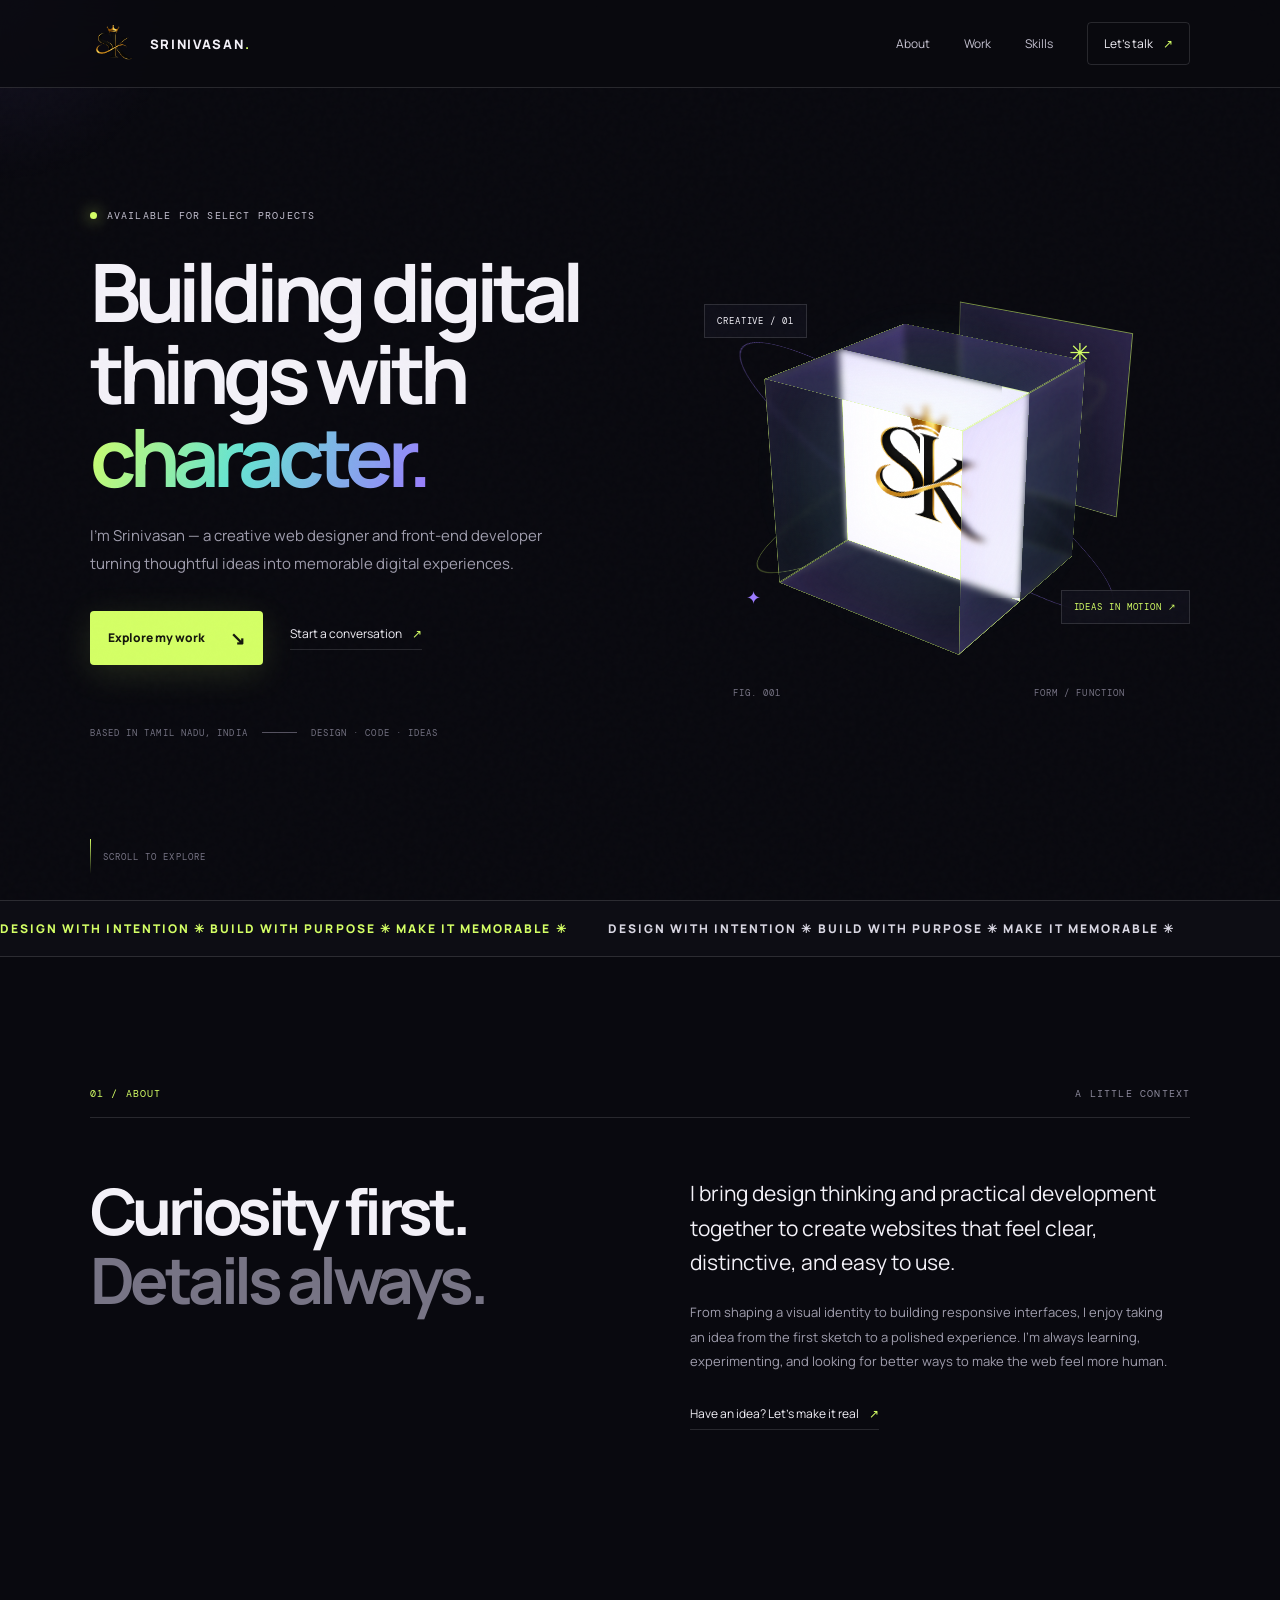
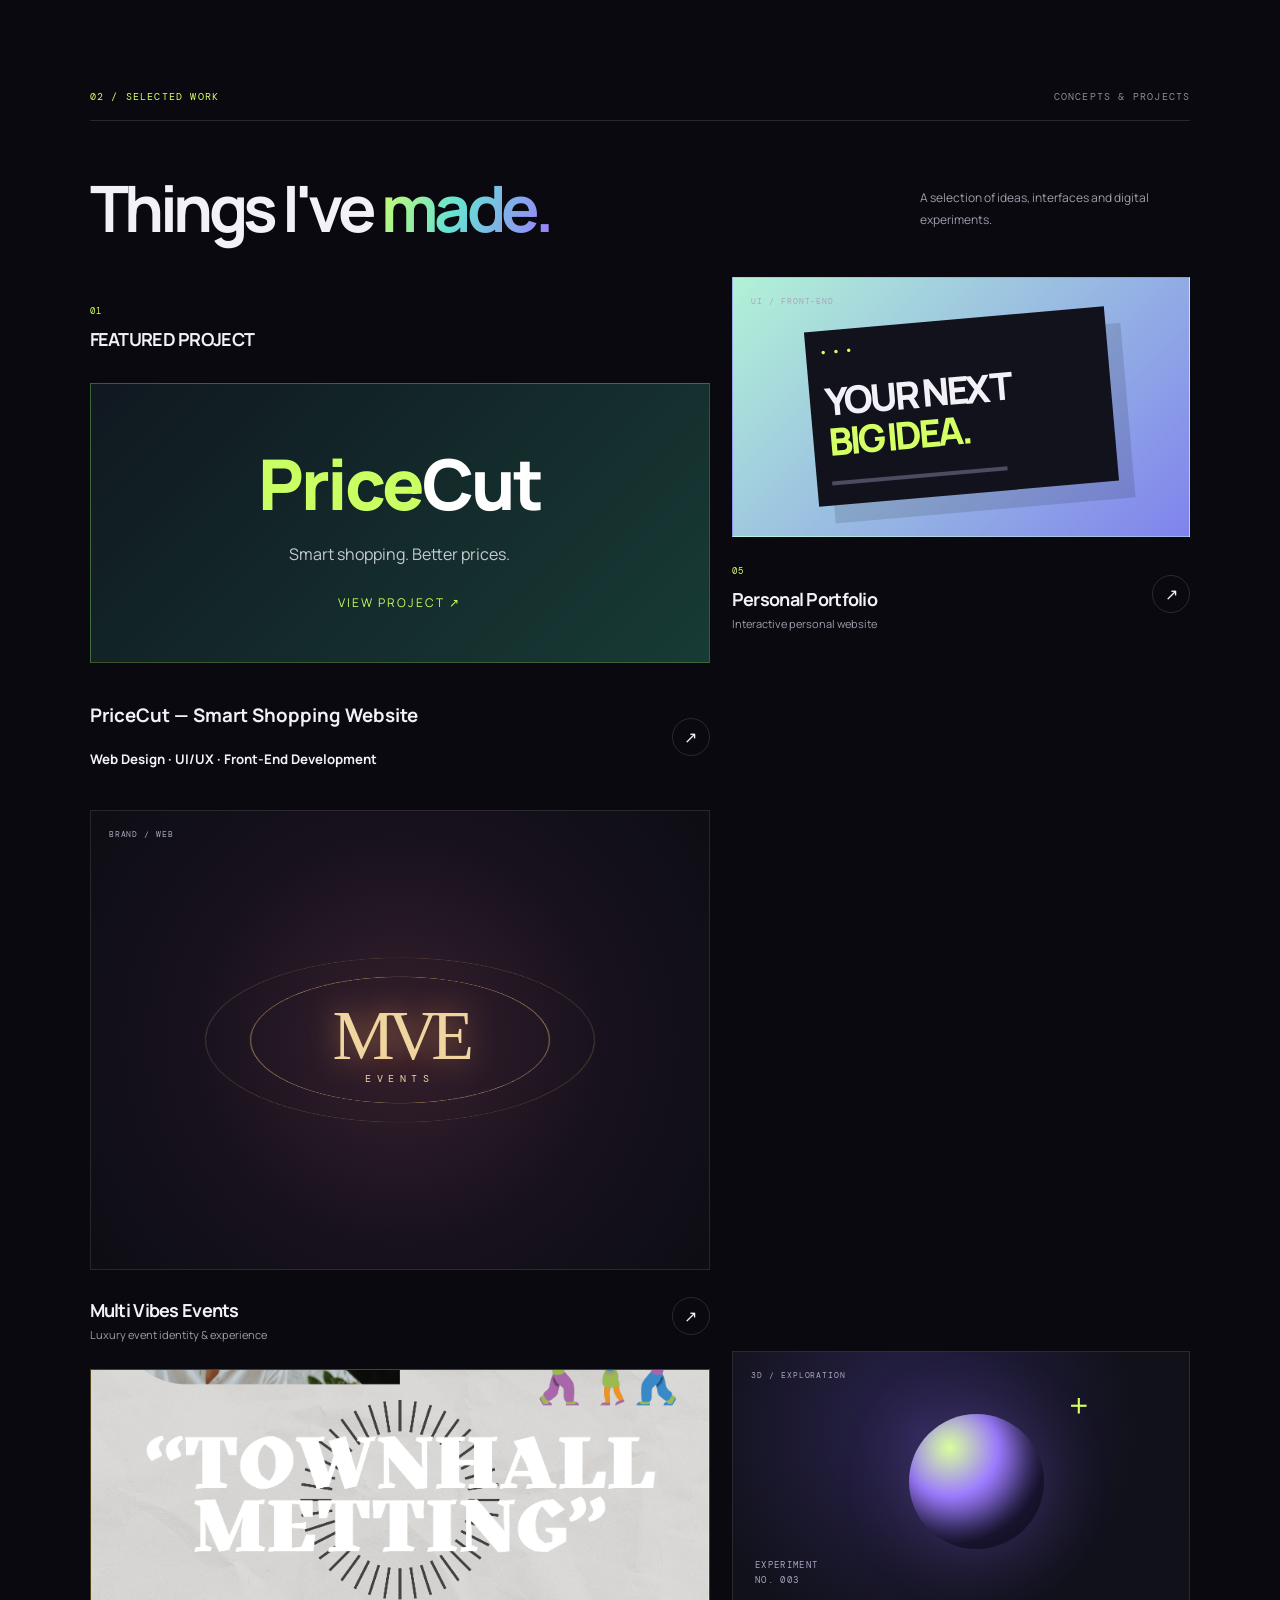
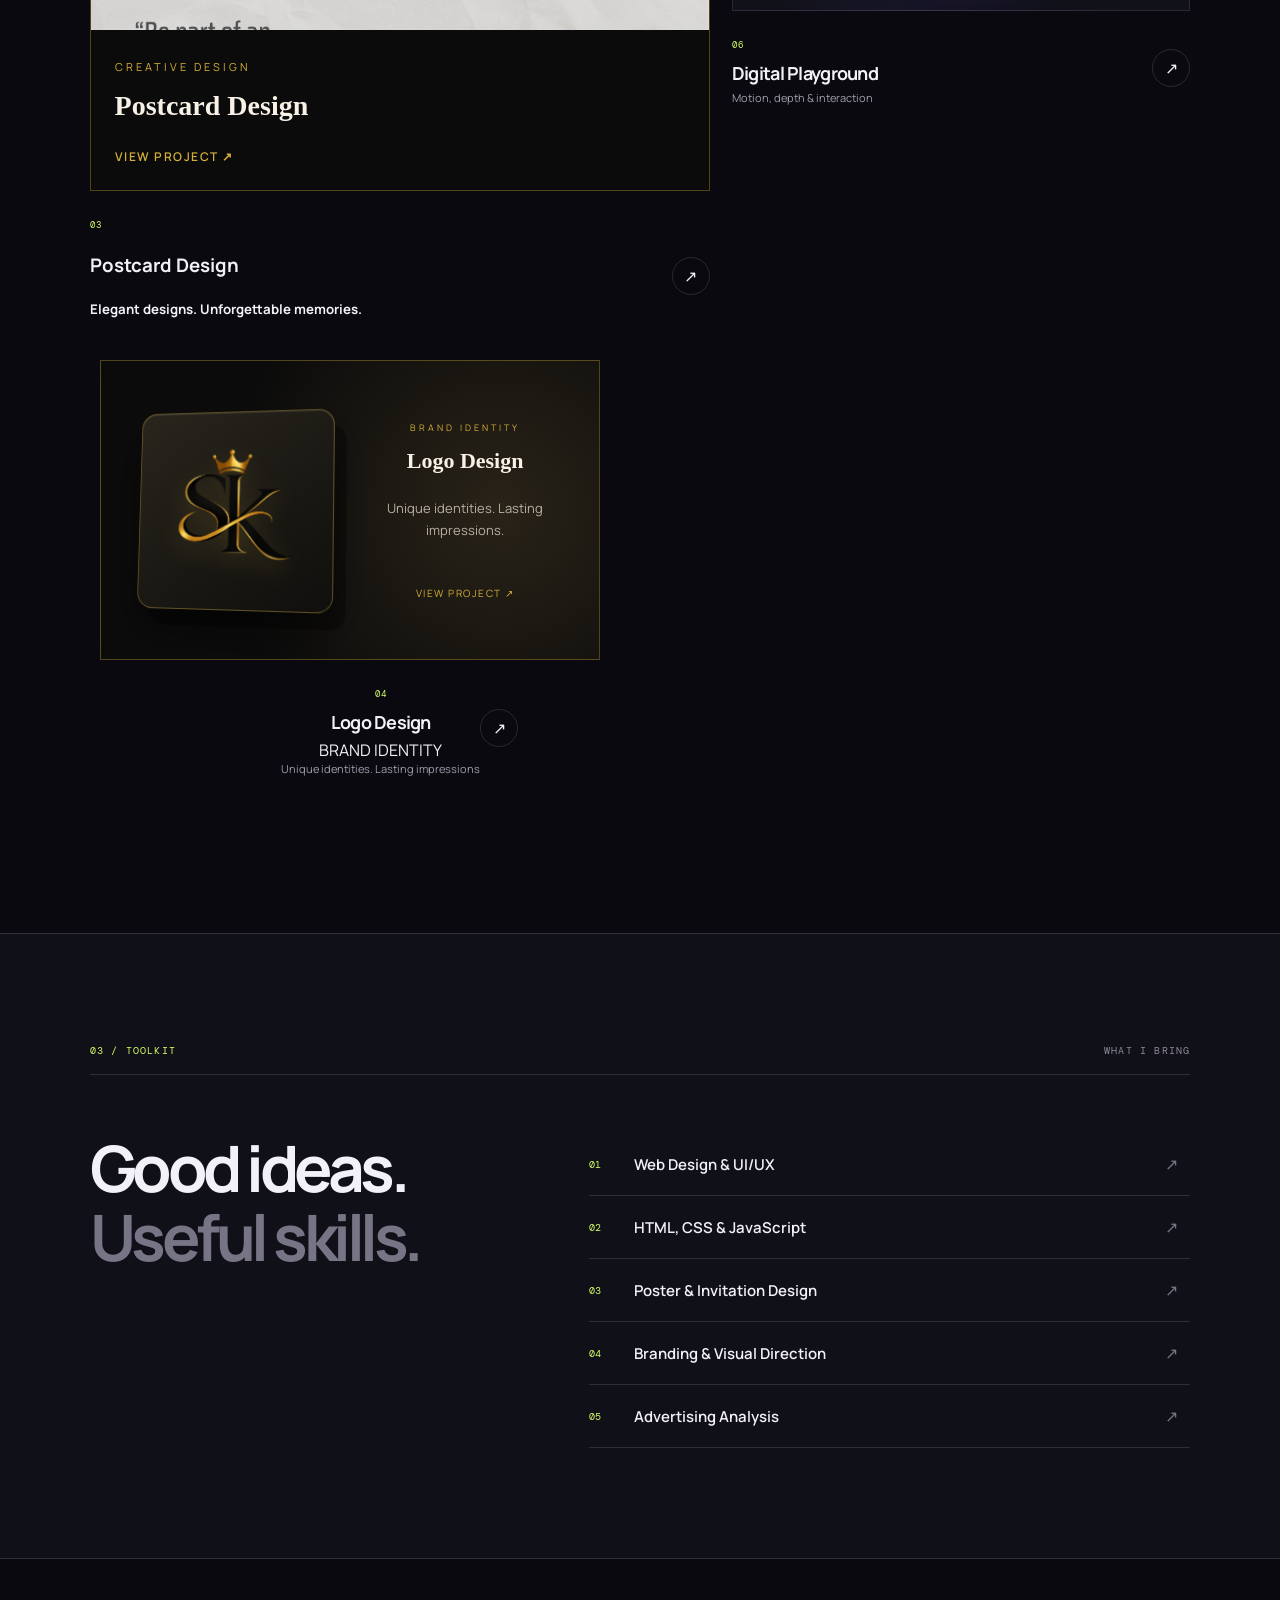
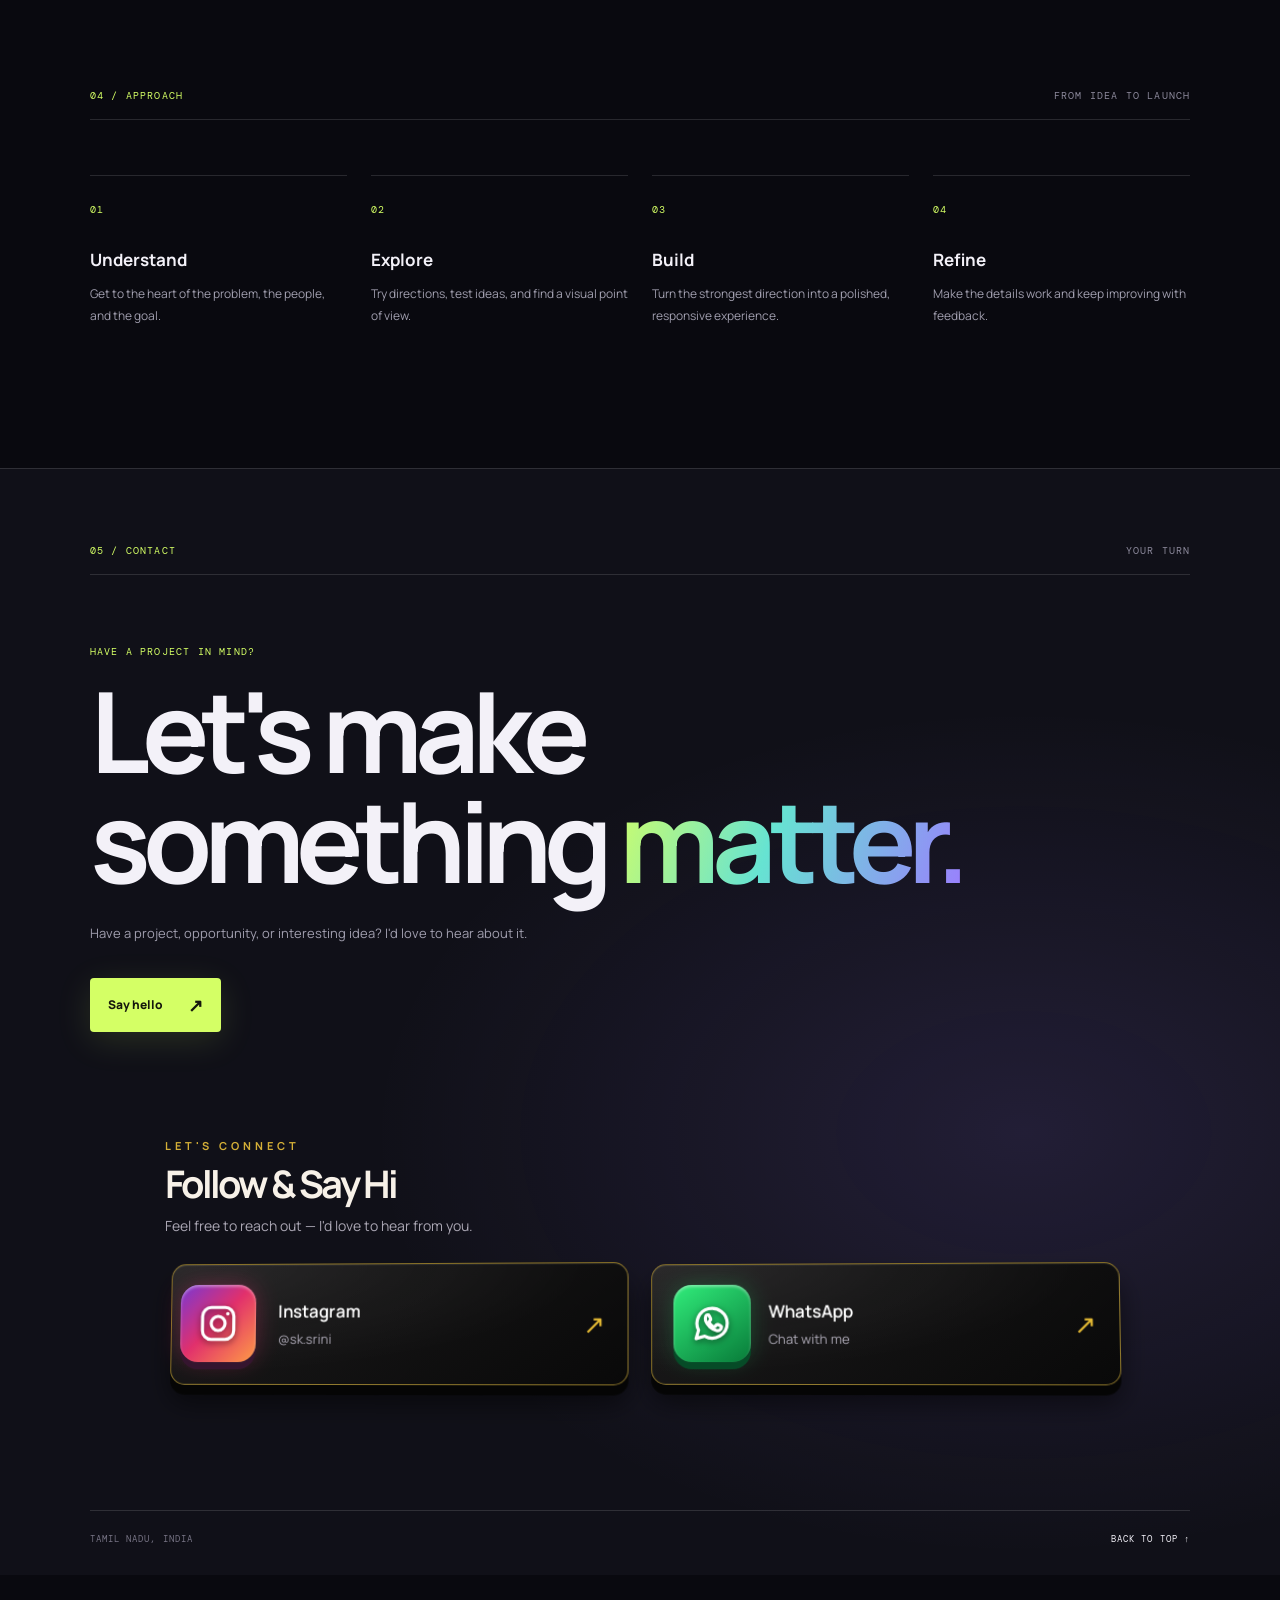
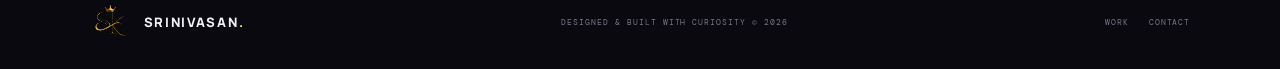
<file: Porfolio/index.html>
<!DOCTYPE html>
<html lang="en">
<head>
  <meta charset="UTF-8">
  <meta name="viewport" content="width=device-width, initial-scale=1.0">
  <meta name="theme-color" content="#09090f">
  <meta name="description" content="Srinivasan — creative developer, web designer and freelancer.">
  <title>Srinivasan — Creative Developer</title>
  <link rel="preconnect" href="https://fonts.googleapis.com">
  <link rel="preconnect" href="https://fonts.gstatic.com" crossorigin>
  <link href="https://fonts.googleapis.com/css2?family=DM+Mono:wght@400;500&family=Manrope:wght@400;500;600;700;800&display=swap" rel="stylesheet">
  <link rel="stylesheet" href="assets/css/main.css">
</head>
<body>
  <div class="cursor-glow" aria-hidden="true"></div>
  <div class="noise" aria-hidden="true"></div>
  <header class="site-header">
    <a class="brand" href="#home" aria-label="Srinivasan home">
      <img class="brand-logo" src="assets/img/sk-logo.png" alt="SK logo"><span class="brand-name">SRINIVASAN<span class="brand-dot">.</span></span>
    </a>
    <button class="menu-toggle" aria-label="Open navigation" aria-expanded="false"><span></span><span></span></button>
    <nav class="nav-links" aria-label="Main navigation">
      <a href="#about">About</a><a href="#work">Work</a><a href="#skills">Skills</a><a href="#contact" class="nav-contact">Let's talk <span>↗</span></a>
    </nav>
  </header>

  <main>
    <section class="hero section-shell" id="home">
      <div class="hero-copy">
        <div class="eyebrow"><span class="status-dot"></span> AVAILABLE FOR SELECT PROJECTS</div>
        <h1>Building digital<br>things with <span class="gradient-text">character.</span></h1>
        <p class="hero-intro">I'm Srinivasan — a creative web designer and front-end developer turning thoughtful ideas into memorable digital experiences.</p>
        <div class="hero-actions">
          <a class="button button-primary" href="#work">Explore my work <span>↘</span></a>
          <a class="text-link" href="#contact">Start a conversation <span>↗</span></a>
        </div>
        <div class="hero-meta"><span>BASED IN TAMIL NADU, INDIA</span><span class="meta-line"></span><span>DESIGN · CODE · IDEAS</span></div>
      </div>
      <div class="hero-art" aria-label="Abstract 3D artwork">
        <div class="art-orbit orbit-one"></div><div class="art-orbit orbit-two"></div>
        <div class="art-glow"></div>
        <div class="glass-cube"><div class="cube-face front"><img src="assets/img/sk-logo.png" alt="SK monogram logo" class="cube-logo"></div><div class="cube-face back"></div><div class="cube-face right"></div><div class="cube-face left"></div><div class="cube-face top"></div><div class="cube-face bottom"></div></div>
        <div class="floating-chip chip-a">CREATIVE / 01</div><div class="floating-chip chip-b">IDEAS IN MOTION ↗</div>
        <div class="mini-star star-a">✳</div><div class="mini-star star-b">✦</div>
        <div class="art-caption"><span>FIG. 001</span><span>FORM / FUNCTION</span></div>
      </div>
      <a class="scroll-cue" href="#about"><span class="scroll-line"></span> SCROLL TO EXPLORE</a>
    </section>

    <section class="intro-strip">
      <div class="marquee-track"><span>DESIGN WITH INTENTION ✳ BUILD WITH PURPOSE ✳ MAKE IT MEMORABLE ✳ </span><span>DESIGN WITH INTENTION ✳ BUILD WITH PURPOSE ✳ MAKE IT MEMORABLE ✳ </span></div>
    </section>

    <section class="section-shell about-section" id="about">
      <div class="section-kicker"><span>01 / ABOUT</span><span>A LITTLE CONTEXT</span></div>
      <div class="about-grid">
        <h2>Curiosity first.<br><span class="muted-text">Details always.</span></h2>
        <div class="about-content"><p class="large-copy">I bring design thinking and practical development together to create websites that feel clear, distinctive, and easy to use.</p><p>From shaping a visual identity to building responsive interfaces, I enjoy taking an idea from the first sketch to a polished experience. I'm always learning, experimenting, and looking for better ways to make the web feel more human.</p><a class="underlined-link" href="#contact">Have an idea? Let's make it real <span>↗</span></a></div>
      </div>
    </section>

    <section class="section-shell work-section" id="work">
      <div class="section-kicker"><span>02 / SELECTED WORK</span><span>CONCEPTS & PROJECTS</span></div>
      <div class="section-heading-row"><h2>Things I've <span class="gradient-text">made.</span></h2><p>A selection of ideas, interfaces and digital experiments.</p></div>
      <div class="project-grid">
        <article class="project-card project-large tilt-card">
            <!-- PRICECUT PROJECT -->
<a href="pricecut/index.html" class="work-card pricecut-card">
    <div class="project-info"><div><span class="project-number">01</span><h3>FEATURED PROJECT</h3></div></div>
          </a>
    <div class="work-number"></div>

    <div class="work-preview pricecut-preview">
        <span class="pricecut-logo">Price<span>Cut</span></span>
        <p>Smart shopping. Better prices.</p>
        
<a href="./works/index.html" target="_blank" rel="noopener noreferrer"><span class="view-project">VIEW PROJECT ↗ </span>
    
</a>

    </div>

    <div class="work-info">
        <div>
            <h3>PriceCut — Smart Shopping Website</h3>
           <h5>Web Design · UI/UX · Front-End Development </h5>
        </div>
       <a href="./works/index.html" target="_blank" rel="noopener noreferrer"> <span class="round-arrow">↗</span></a>
    </div>
</a>
          <a href="#contact" class="project-link" aria-label="Discuss the MVE Events project">
            <div class="project-visual visual-event"><div class="event-ring ring-1"></div><div class="event-ring ring-2"></div><div class="event-type">MVE<span>EVENTS</span></div><span class="visual-tag">BRAND / WEB</span></div>
            <div class="project-info"><div><span class="project-number"></span><h3>Multi Vibes Events</h3><p>Luxury event identity & experience</p></div><span class="round-arrow">↗</span></div>
          </a>
          
<div class="project-card">
<div class="project-card postcard-project">
  <div class="project-image">
    <img src="./works/postcard2 (2).png " alt="Postcard Design">
  </div>

  <div class="project-content">
    <span class="project-category">CREATIVE DESIGN</span>
    <h3>Postcard Design</h3>
    
    <a href="#postcard-gallery"
       onclick="openPostcardGallery(); return false;"
       class="project-link">
      VIEW PROJECT <span>↗</span>
    </a>
  </div>
</div>

<div class="work-info">
  
        <div>
           <span class="project-number">03</span>
            <h3>Postcard Design</h3>
           <h5>Elegant designs. Unforgettable memories. </h5>
           
        </div>
        
         <a href="#postcard-gallery"
       onclick="openPostcardGallery(); return false;"
       class="project-link">
       
      <span class="round-arrow">↗</span></a>
    </div>
    
  </button>
  
<div class="project-card logo-project">

  <!-- LEFT SIDE: 3D LOGO -->
  <div class="logo-visual">
    <div class="logo-3d">
      <img src="./works/logo7 (9).png " alt="Logo Design">
    </div>
  </div>

  <!-- RIGHT SIDE: TEXT -->
  <div class="logo-content">
    <span class="project-category">BRAND IDENTITY</span>
    <h3>Logo Design</h3>
    <p>Unique identities. Lasting impressions.</p>

    <a href="#logo-gallery"
       class="project-link"
       onclick="openLogoGallery(); return false;">
     
<a href="logo-works.html" class="project-link">
  VIEW PROJECT <span>↗</span>
</a>

    </a>
  </div>
  
  

</div>
<div class="logo-content" style="text-align: center;">
  
 
  <div class="project-info"><div><span class="project-number">04</span><h3>Logo Design</h3><span class="project-category">BRAND IDENTITY</span><p>Unique identities. Lasting impressions</p></div><a href="logo-works.html" class="project-link"><span class="round-arrow">↗</span></a></div>
  
 
</div>



</div>

        </article>
        <article class="project-card tilt-card">
          <a href="#contact" class="project-link" aria-label="Discuss the portfolio project">
            <div class="project-visual visual-portfolio"><div class="portfolio-window"><div class="window-dots">● ● ●</div><div class="window-title">YOUR NEXT<br><em>BIG IDEA.</em></div><div class="window-line"></div></div><span class="visual-tag">UI / FRONT-END</span></div>
            <div class="project-info"><div><span class="project-number">05</span><h3>Personal Portfolio</h3><p>Interactive personal website</p></div><span class="round-arrow">↗</span></div>
          </a>
        </article>
        <article class="project-card tilt-card">
          <a href="#contact" class="project-link" aria-label="Discuss a future project">
            <div class="project-visual visual-lab"><div class="lab-sphere"></div><div class="lab-cross">+</div><div class="lab-label">EXPERIMENT<br>NO. 003</div><span class="visual-tag">3D / EXPLORATION</span></div>
            <div class="project-info"><div><span class="project-number">06</span><h3>Digital Playground</h3><p>Motion, depth & interaction</p></div><span class="round-arrow">↗</span></div>
          </a>
        </article>
      </div>
      
    </section>


    <section class="skills-section" id="skills">
      <div class="section-shell">
        <div class="section-kicker"><span>03 / TOOLKIT</span><span>WHAT I BRING</span></div>
        <div class="skills-layout"><h2>Good ideas.<br><span class="muted-text">Useful skills.</span></h2><div class="skill-list">
          <div class="skill-row"><span class="skill-index">01</span><span class="skill-name">Web Design & UI/UX</span><span class="skill-arrow">↗</span></div>
          <div class="skill-row"><span class="skill-index">02</span><span class="skill-name">HTML, CSS & JavaScript</span><span class="skill-arrow">↗</span></div>
          <div class="skill-row"><span class="skill-index">03</span><span class="skill-name">Poster & Invitation Design</span><span class="skill-arrow">↗</span></div>
          <div class="skill-row"><span class="skill-index">04</span><span class="skill-name">Branding & Visual Direction</span><span class="skill-arrow">↗</span></div>
          <div class="skill-row"><span class="skill-index">05</span><span class="skill-name">Advertising Analysis</span><span class="skill-arrow">↗</span></div>
        </div></div>
      </div>
    </section>

    <section class="section-shell process-section">
      <div class="section-kicker"><span>04 / APPROACH</span><span>FROM IDEA TO LAUNCH</span></div>
      <div class="process-grid"><div><span class="process-no">01</span><h3>Understand</h3><p>Get to the heart of the problem, the people, and the goal.</p></div><div><span class="process-no">02</span><h3>Explore</h3><p>Try directions, test ideas, and find a visual point of view.</p></div><div><span class="process-no">03</span><h3>Build</h3><p>Turn the strongest direction into a polished, responsive experience.</p></div><div><span class="process-no">04</span><h3>Refine</h3><p>Make the details work and keep improving with feedback.</p></div></div>
    </section>

    <section class="contact-section" id="contact">
      <div class="section-shell contact-inner"><div class="section-kicker"><span>05 / CONTACT</span><span>YOUR TURN</span></div><p class="contact-overline">HAVE A PROJECT IN MIND?</p><h2>Let's make<br>something <span class="gradient-text">matter.</span></h2><p class="contact-copy">Have a project, opportunity, or interesting idea? I'd love to hear about it.</p><a class="button button-primary contact-button" href="mailto:your.email@example.com">Say hello <span>↗</span></a>
<!-- 3D Social Media Section -->
<section class="social-section" id="social">
  <p class="social-tag">LET'S CONNECT</p>
  <h2>Follow &amp; Say Hi</h2>
  <p class="social-description">
    Feel free to reach out — I'd love to hear from you.
  </p>

  <div class="social-container">

    <!-- Instagram Card -->
    <a
      href="https://www.instagram.com/sk.srini?psln=MXRra3F6M2EyMjVubQ%3D%3D"
      class="social-card instagram-card"
      target="_blank"
      rel="noopener noreferrer"
      aria-label="Visit Instagram"
    >
      <div class="social-icon instagram-icon">
        <svg viewBox="0 0 24 24" aria-hidden="true">
          <rect x="3" y="3" width="18" height="18" rx="5"/>
          <circle cx="12" cy="12" r="4"/>
          <circle class="icon-dot" cx="17.5" cy="6.5" r="1"/>
        </svg>
      </div>

      <div class="social-info">
        <h3>Instagram</h3>
        <p>@sk.srini</p>
      </div>

      <span class="social-arrow">↗</span>
    </a>

    <!-- WhatsApp Card -->
    <a
      href="https://wa.me/9487903513"
      class="social-card whatsapp-card"
      target="_blank"
      rel="noopener noreferrer"
      aria-label="Chat on WhatsApp"
    >
      <div class="social-icon whatsapp-icon">
        <svg viewBox="0 0 24 24" aria-hidden="true">
          <path d="M20.5 11.8a8.5 8.5 0 0 1-12.6 7.4L3 20.5l1.4-4.7a8.5 8.5 0 1 1 16.1-4Z"/>
          <path d="M8.5 7.8c.3-.6.6-.6.9-.6h.5c.2 0 .4.1.5.4l.8 1.8c.1.3.1.5-.1.7l-.7.8c-.2.2-.2.4 0 .7.6 1 1.5 1.8 2.5 2.3.3.1.5.1.7-.1l.9-1c.2-.2.4-.3.7-.2l1.7.8c.3.1.4.3.4.5 0 .3-.2 1.3-.8 1.7-.5.4-1.2.6-2 .4-1.1-.3-2.4-.9-3.7-2-1.1-1-2-2.3-2.4-3.4-.4-1.1-.1-2.2.1-2.8Z"/>
        </svg>
      </div>

      <div class="social-info">
        <h3>WhatsApp</h3>
        <p>Chat with me</p>
      </div>

      <span class="social-arrow">↗</span>
    </a>

  </div>
</section>
<div class="contact-bottom"><span>TAMIL NADU, INDIA</span><a href="#home">BACK TO TOP ↑</a></div></div>
    </section>
  </main>

  <footer class="site-footer"><a class="brand" href="#home"><img class="brand-logo" src="assets/img/sk-logo.png" alt="SK logo"><span class="brand-name">SRINIVASAN<span class="brand-dot">.</span></span></a><span>DESIGNED & BUILT WITH CURIOSITY © <span id="year"></span></span><div class="footer-links"><a href="#work">WORK</a><a href="#contact">CONTACT</a></div></footer>
  <script src="assets/js/main.js"></script>
  
<section id="postcard-gallery" class="postcard-gallery">
  <button class="gallery-close" onclick="closePostcardGallery()">
    ← Back to Selected Work
  </button>

  <div class="gallery-heading">
    <p>MY CREATIVE COLLECTION</p>
    <h2>Postcard Studio.</h2>
    <span>Small cards. Big emotions.</span>
  </div>

  <div class="postcard-grid">
    <div class="postcard">
      <img src="works/postcard2 (1).png" alt="Postcard one">
    </div>

    <div class="postcard">
      <img src="works/postcard2 (2).png" alt="Postcard two">
    </div>

    <div class="postcard">
      <img src="works/postcard3.png" alt="Postcard three">
    </div>
  </div>
</section>

</body>
</html>
</file>
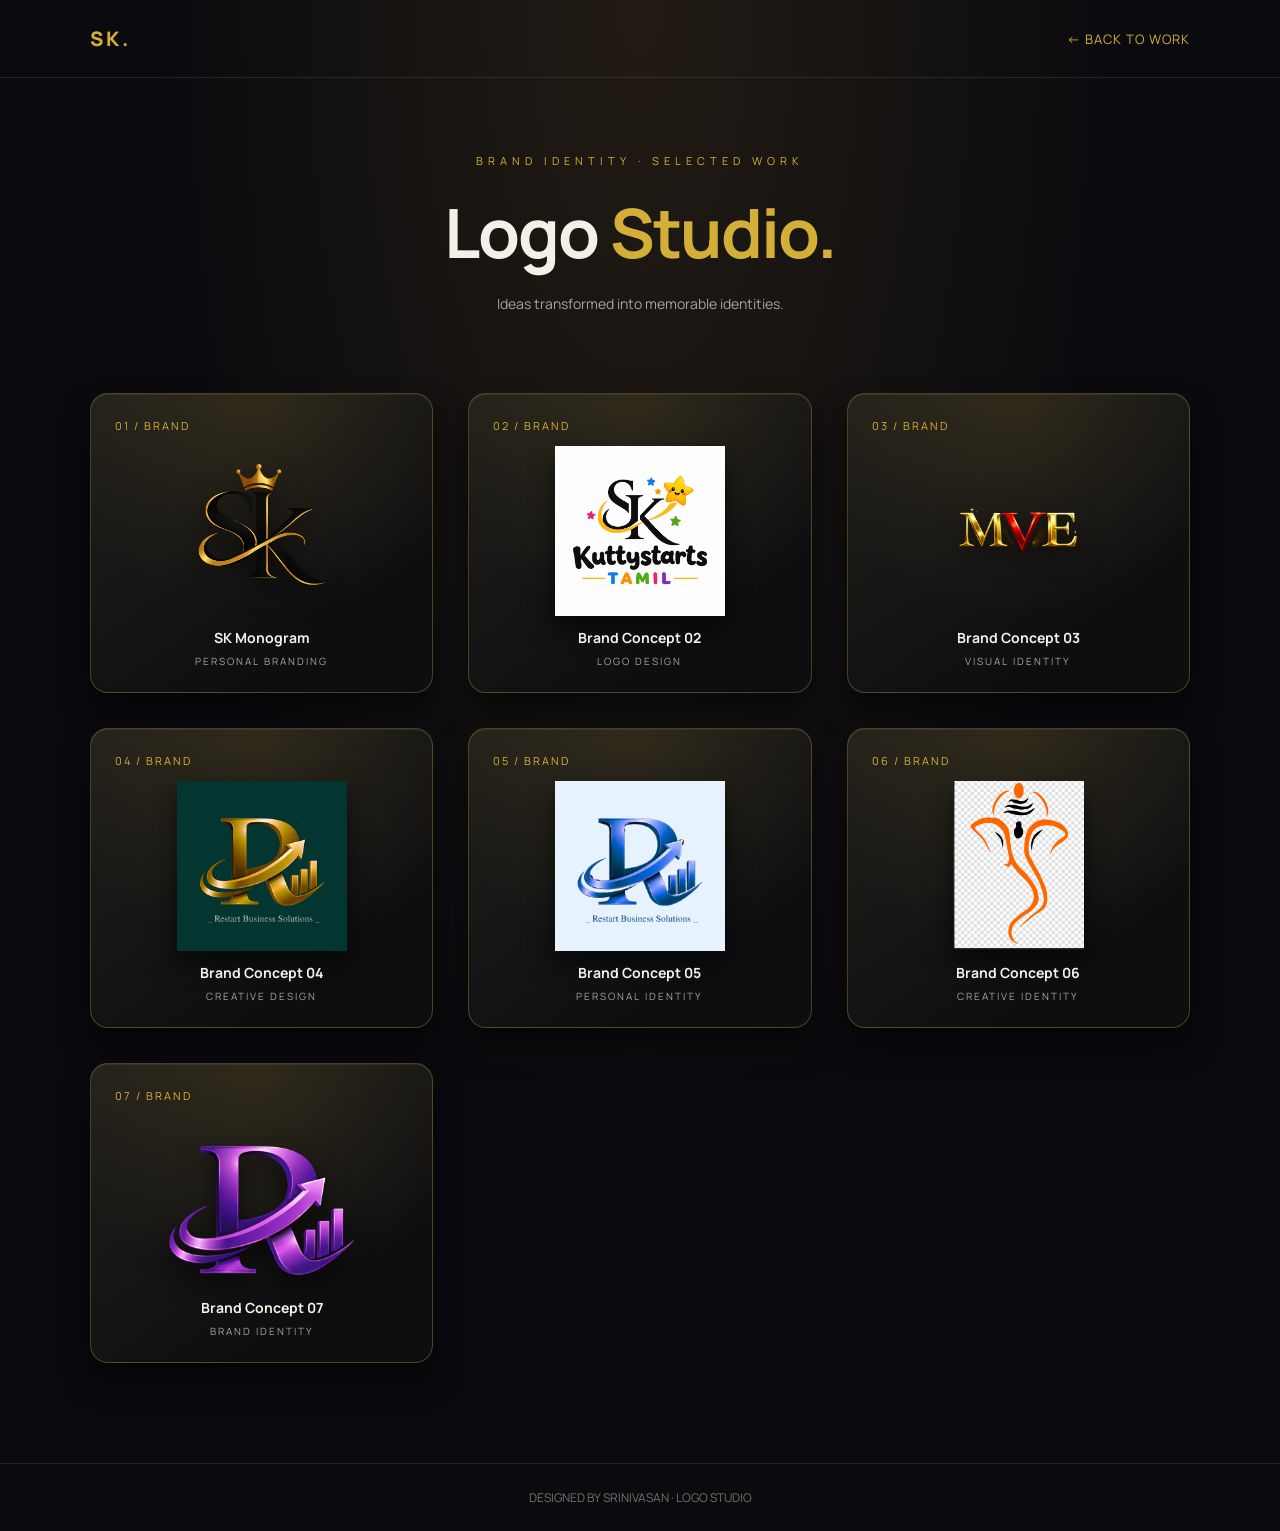
<file: Porfolio/logo-works.html>
<!DOCTYPE html>
<html lang="en">
<head>
  <meta charset="UTF-8">
  <meta name="viewport" content="width=device-width, initial-scale=1.0">
  <title>Logo Studio | Srinivasan</title>

  <link href="https://fonts.googleapis.com/css2?family=Manrope:wght@400;500;700;800&display=swap"
        rel="stylesheet">

  <style>
    * {
      margin: 0;
      padding: 0;
      box-sizing: border-box;
    }

    body {
      font-family: 'Manrope', sans-serif;
      color: #f5f0e7;
      background:
        radial-gradient(ellipse at top, #211b13 0%, #0a0a0f 55%);
      min-height: 100vh;
      overflow-x: hidden;
    }

    header {
      padding: 25px 7%;
      display: flex;
      justify-content: space-between;
      align-items: center;
      border-bottom: 1px solid #ffffff18;
    }

    .brand {
      color: #d4af37;
      font-size: 20px;
      font-weight: 800;
      letter-spacing: 3px;
    }

    a {
      color: #d4af37;
      text-decoration: none;
    }

    .back-link {
      font-size: 13px;
      letter-spacing: 1px;
    }

    .hero {
      text-align: center;
      padding: 75px 20px 45px;
    }

    .eyebrow {
      color: #d4af37;
      font-size: 11px;
      letter-spacing: 5px;
      margin-bottom: 18px;
    }

    h1 {
      font-size: clamp(36px, 6vw, 68px);
      letter-spacing: -2px;
    }

    .subtitle {
      color: #aaa39a;
      margin-top: 16px;
      font-size: 14px;
    }

    .gallery {
      width: min(1100px, 88%);
      margin: 35px auto 100px;
      display: grid;
      grid-template-columns: repeat(3, minmax(0, 1fr));
      gap: 35px;
      perspective: 1200px;
    }

    .logo-card {
      min-height: 300px;
      position: relative;
      padding: 24px;
      display: flex;
      flex-direction: column;
      justify-content: space-between;
      align-items: center;
      background: linear-gradient(145deg, #211f1a, #0e0e11 75%);
      border: 1px solid #d4af374d;
      border-radius: 18px;
      box-shadow:
        0 18px 30px #0008,
        inset 0 1px 0 #ffffff12;
      transform-style: preserve-3d;
      transition: transform 0.45s ease, border-color 0.45s ease,
                  box-shadow 0.45s ease;
      overflow: hidden;
    }

    .logo-card::before {
      content: "";
      position: absolute;
      inset: 0;
      background: radial-gradient(circle at 50% 0%, #d4af371b, transparent 65%);
      pointer-events: none;
    }

    .logo-card:hover {
      transform: rotateX(5deg) rotateY(-7deg) translateY(-10px);
      border-color: #d4af37;
      box-shadow: 0 30px 50px #000b, 0 0 25px #d4af3718;
    }

    .number {
      align-self: flex-start;
      color: #d4af37;
      font-size: 11px;
      letter-spacing: 2px;
      transform: translateZ(25px);
    }

    .logo-image {
      width: 100%;
      height: 185px;
      display: flex;
      align-items: center;
      justify-content: center;
      transform: translateZ(35px);
    }

    .logo-image img {
      max-width: 100%;
      max-height: 170px;
      object-fit: contain;
      filter: drop-shadow(0 12px 12px #0009);
      transition: transform 0.4s ease;
    }

    .logo-card:hover .logo-image img {
      transform: scale(1.07);
    }

    .logo-name {
      width: 100%;
      text-align: center;
      font-size: 14px;
      font-weight: 700;
      transform: translateZ(20px);
    }

    .logo-name span {
      display: block;
      margin-top: 7px;
      color: #a9a39a;
      font-size: 10px;
      font-weight: 400;
      letter-spacing: 2px;
    }

    footer {
      text-align: center;
      padding: 25px;
      color: #77716a;
      border-top: 1px solid #ffffff15;
      font-size: 12px;
    }

    @media (max-width: 800px) {
      .gallery {
        grid-template-columns: repeat(2, minmax(0, 1fr));
        gap: 20px;
      }

      .logo-card {
        min-height: 260px;
      }
    }

    @media (max-width: 520px) {
      .gallery {
        grid-template-columns: 1fr;
        width: 84%;
      }

      .logo-card {
        min-height: 300px;
      }
    }

    @media (prefers-reduced-motion: reduce) {
      .logo-card,
      .logo-image img {
        transition: none;
      }
    }
  </style>
</head>

<body>
  <header>
    <a class="brand" href="index.html">SK.</a>
    <a class="back-link" href="index.html#work">← BACK TO WORK</a>
  </header>

  <section class="hero">
    <p class="eyebrow">BRAND IDENTITY · SELECTED WORK</p>
    <h1>Logo <span style="color:#d4af37">Studio.</span></h1>
    <p class="subtitle">
      Ideas transformed into memorable identities.
    </p>
  </section>

  <main class="gallery">

    <article class="logo-card">
      <span class="number">01 / BRAND</span>
      <div class="logo-image">
        <img src="works/logo7 (9).png " alt="Logo design 1">
      </div>
      <h2 class="logo-name">
        SK Monogram
        <span>PERSONAL BRANDING</span>
      </h2>
    </article>

    <article class="logo-card">
      <span class="number">02 / BRAND</span>
      <div class="logo-image">
        <img src="works/logo2 (7).png" alt="Logo design 2">
      </div>
      <h2 class="logo-name">
        Brand Concept 02
        <span>LOGO DESIGN</span>
      </h2>
    </article>

    <article class="logo-card">
      <span class="number">03 / BRAND</span>
      <div class="logo-image">
        <img src="works/logo3 (3).png" alt="Logo design 3">
      </div>
      <h2 class="logo-name">
        Brand Concept 03
        <span>VISUAL IDENTITY</span>
      </h2>
    </article>

    <article class="logo-card">
      <span class="number">04 / BRAND</span>
      <div class="logo-image">
        <img src="works/logo4(4).png" alt="Logo design 4">
      </div>
      <h2 class="logo-name">
        Brand Concept 04
        <span>CREATIVE DESIGN</span>
      </h2>
    </article>
    <article class="logo-card">
      <span class="number">05 / BRAND</span>
      <div class="logo-image">
        <img src="works/logo5 (5).png" alt="Logo design 1">
      </div>
      <h2 class="logo-name">
        Brand Concept 05
        <span>PERSONAL IDENTITY</span>
      </h2>
    </article>

    <article class="logo-card">
      <span class="number">06 / BRAND</span>
      <div class="logo-image">
        <img src="works/logo6 (6).png " alt="Logo design 2">
      </div>
      <h2 class="logo-name">
        Brand Concept 06
        <span>CREATIVE IDENTITY</span>
      </h2>
    </article>

    <article class="logo-card">
      <span class="number">07 / BRAND</span>
      <div class="logo-image">
        <img src="works/logo1 (2).png  " alt="Logo design 3">
      </div>
      <h2 class="logo-name">
        Brand Concept 07
        <span>BRAND IDENTITY</span>
      </h2>
    </article>

  </main>

  <footer>
    DESIGNED BY SRINIVASAN · LOGO STUDIO
  </footer>
</body>
</html>
</file>
<file: Porfolio/assets/css/main.css>
/* Srinivasan — experimental 3D portfolio */
:root{--bg:#09090f;--panel:#11111a;--text:#f3f1f8;--muted:#a09eae;--line:rgba(255,255,255,.13);--lime:#d4ff65;--violet:#9c7bff;--cyan:#66e3d2;--font:'Manrope',sans-serif;--mono:'DM Mono',monospace}
*{box-sizing:border-box}html{scroll-behavior:smooth;scroll-padding-top:90px}body{margin:0;background:var(--bg);color:var(--text);font-family:var(--font);overflow-x:hidden}a{color:inherit;text-decoration:none}button{font:inherit}.noise{position:fixed;inset:0;z-index:20;pointer-events:none;opacity:.045;background-image:url("data:image/svg+xml,%3Csvg viewBox='0 0 180 180' xmlns='http://www.w3.org/2000/svg'%3E%3Cfilter id='n'%3E%3CfeTurbulence type='fractalNoise' baseFrequency='.9' numOctaves='3' stitchTiles='stitch'/%3E%3C/filter%3E%3Crect width='100%25' height='100%25' filter='url(%23n)' opacity='.4'/%3E%3C/svg%3E")}.cursor-glow{position:fixed;z-index:0;width:380px;height:380px;border-radius:50%;pointer-events:none;background:radial-gradient(circle,rgba(156,123,255,.09),transparent 68%);transform:translate(-50%,-50%)}.site-header{height:88px;padding:0 7vw;display:flex;align-items:center;justify-content:space-between;border-bottom:1px solid var(--line);position:sticky;top:0;z-index:30;background:rgba(9,9,15,.78);backdrop-filter:blur(18px)}.brand{display:flex;align-items:center;gap:12px}.brand-mark{width:38px;height:38px;display:grid;place-items:center;border:1px solid rgba(212,255,101,.75);color:var(--lime);font-weight:800;font-size:14px;letter-spacing:-2px;transform:rotate(-7deg);border-radius:12px 3px 12px 3px}.brand-name{font-size:13px;letter-spacing:.13em;font-weight:800}.brand-dot{color:var(--lime)}.nav-links{display:flex;align-items:center;gap:34px;font-size:12px;color:#c6c3d1}.nav-links>a:not(.nav-contact):hover,.footer-links a:hover{color:var(--lime)}.nav-contact{padding:12px 16px;border:1px solid var(--line);border-radius:4px;color:var(--text)}.nav-contact span{color:var(--lime);padding-left:8px}.menu-toggle{display:none}.section-shell{width:min(1180px,86%);margin:0 auto}.hero{min-height:calc(100vh - 88px);display:grid;grid-template-columns:1.05fr .95fr;align-items:center;position:relative;padding-top:60px;padding-bottom:100px}.hero-copy{position:relative;z-index:2}.eyebrow,.section-kicker,.hero-meta,.art-caption,.visual-tag,.project-number,.project-note,.process-no,.contact-overline,.contact-bottom,.site-footer>span,.footer-links{font-family:var(--mono);font-size:10px;letter-spacing:.12em}.eyebrow{display:flex;align-items:center;gap:10px;color:#c3c0cf;margin-bottom:28px}.status-dot{width:7px;height:7px;background:var(--lime);border-radius:50%;box-shadow:0 0 16px var(--lime)}h1{font-size:clamp(48px,6.3vw,88px);line-height:1.02;letter-spacing:-.075em;margin:0 0 25px;font-weight:700} .gradient-text{background:linear-gradient(110deg,var(--lime),var(--cyan) 45%,var(--violet));background-clip:text;-webkit-background-clip:text;color:transparent}.hero-intro{max-width:475px;font-size:15px;line-height:1.9;color:var(--muted)}.hero-actions{display:flex;align-items:center;gap:27px;margin-top:32px}.button{display:inline-flex;align-items:center;gap:25px;padding:15px 18px;font-size:12px;font-weight:800;border-radius:4px;transition:transform .25s,box-shadow .25s}.button:hover{transform:translateY(-3px)}.button-primary{background:var(--lime);color:#15170c;box-shadow:0 8px 35px rgba(212,255,101,.13)}.button-primary span{font-size:18px}.text-link,.underlined-link{font-size:12px;border-bottom:1px solid var(--line);padding-bottom:7px}.text-link span,.underlined-link span{color:var(--lime);margin-left:8px}.hero-meta{display:flex;align-items:center;gap:14px;color:#737181;margin-top:62px;font-size:9px}.meta-line{width:35px;height:1px;background:#54515f}.hero-art{height:530px;position:relative;display:grid;place-items:center;perspective:1000px}.art-glow{position:absolute;width:330px;height:330px;border-radius:50%;background:radial-gradient(circle,rgba(156,123,255,.22),rgba(102,227,210,.08) 42%,transparent 70%);filter:blur(12px)}.glass-cube{width:220px;height:220px;position:relative;transform-style:preserve-3d;transform:rotateX(-25deg) rotateY(-35deg);animation:floatCube 8s ease-in-out infinite}.cube-face{position:absolute;inset:0;border:1px solid rgba(212,255,101,.55);background:linear-gradient(135deg,rgba(156,123,255,.2),rgba(102,227,210,.04));box-shadow:inset 0 0 50px rgba(156,123,255,.08);backdrop-filter:blur(3px)}.cube-face.front{display:flex;align-items:center;justify-content:center;font-size:96px;letter-spacing:-.12em;font-weight:800;color:rgba(255,255,255,.92);text-shadow:0 0 35px rgba(212,255,101,.2)}.cube-face.front span{color:var(--lime);transform:translateY(22px);font-size:80px}.cube-face.back{transform:translateZ(-220px) rotateY(180deg)}.cube-face.right{transform:rotateY(90deg) translateZ(110px);width:220px}.cube-face.left{transform:rotateY(-90deg) translateZ(110px);width:220px}.cube-face.top{transform:rotateX(90deg) translateZ(110px);height:220px}.cube-face.bottom{transform:rotateX(-90deg) translateZ(110px);height:220px}.art-orbit{position:absolute;width:390px;height:150px;border:1px solid rgba(212,255,101,.4);border-radius:50%;transform:rotate(-28deg) rotateX(62deg)}.orbit-two{width:450px;height:200px;border-color:rgba(156,123,255,.45);transform:rotate(35deg) rotateX(62deg)}.floating-chip{position:absolute;padding:10px 12px;background:rgba(18,18,28,.8);border:1px solid var(--line);font-family:var(--mono);font-size:9px;letter-spacing:.1em;backdrop-filter:blur(10px)}.chip-a{top:95px;left:7%}.chip-b{right:0;bottom:115px;color:var(--lime)}.mini-star{position:absolute;color:var(--lime);font-size:26px}.star-a{top:125px;right:19%}.star-b{bottom:130px;left:15%;font-size:18px;color:var(--violet)}.art-caption{position:absolute;bottom:40px;left:50%;width:75%;transform:translateX(-50%);display:flex;justify-content:space-between;color:#777485;font-size:9px}.scroll-cue{position:absolute;bottom:26px;left:0;display:flex;align-items:center;gap:12px;font-family:var(--mono);font-size:9px;letter-spacing:.12em;color:#777485}.scroll-line{height:35px;width:1px;background:linear-gradient(var(--lime),transparent)}@keyframes floatCube{0%,100%{transform:translateY(0) rotateX(-25deg) rotateY(-35deg)}50%{transform:translateY(-18px) rotateX(-18deg) rotateY(5deg)}}.intro-strip{overflow:hidden;border-top:1px solid var(--line);border-bottom:1px solid var(--line);padding:19px 0;background:#0d0d14}.marquee-track{display:flex;width:max-content;animation:marquee 30s linear infinite}.marquee-track span{font-size:12px;font-weight:800;letter-spacing:.17em;white-space:nowrap;padding-right:40px;color:#d8d6e2}.marquee-track span:first-child{color:var(--lime)}@keyframes marquee{to{transform:translateX(-50%)}}.about-section,.work-section,.process-section{padding-top:130px;padding-bottom:130px}.section-kicker{display:flex;justify-content:space-between;border-bottom:1px solid var(--line);padding-bottom:17px;color:#8c899b}.section-kicker span:first-child{color:var(--lime)}.about-grid{display:grid;grid-template-columns:1fr 1fr;gap:9%;padding-top:58px}h2{font-size:clamp(38px,5vw,64px);letter-spacing:-.07em;line-height:1.08;margin:0;font-weight:700}.muted-text{color:#777485}.about-content{max-width:490px}.large-copy{font-size:21px;line-height:1.65;margin:0 0 20px}.about-content p:not(.large-copy){color:var(--muted);font-size:13px;line-height:1.9}.underlined-link{display:inline-block;margin-top:18px}.section-heading-row{display:flex;justify-content:space-between;align-items:end;gap:30px;padding:52px 0 35px}.section-heading-row p{max-width:270px;color:var(--muted);font-size:12px;line-height:1.8}.project-grid{display:grid;grid-template-columns:1.15fr .85fr;gap:22px}.project-card{min-width:0}.project-card:first-child{grid-row:span 2}.project-link{display:block}.project-visual{height:260px;position:relative;overflow:hidden;border:1px solid rgba(255,255,255,.1);background:#15151e;display:grid;place-items:center;isolation:isolate}.project-large .project-visual{height:460px}.visual-event{background:radial-gradient(circle at 50% 50%,#35202d,#17111d 55%,#0d0d14)}.event-ring{position:absolute;width:300px;height:300px;border:1px solid rgba(230,187,115,.65);border-radius:50%;transform:rotateX(65deg) rotate(-25deg)}.ring-2{width:390px;height:390px;border-color:rgba(230,187,115,.25);transform:rotateX(65deg) rotate(30deg)}.event-type{font-family:Georgia,serif;font-size:70px;letter-spacing:-.1em;color:#f0d5a0;text-shadow:0 0 30px #a56c45;z-index:1}.event-type span{display:block;font-family:var(--mono);font-size:10px;letter-spacing:.55em;text-align:center;margin-top:-4px}.visual-tag{position:absolute;top:18px;left:18px;color:#aaa5b7;font-size:8px}.visual-portfolio{background:linear-gradient(135deg,#b2f2d7,#7f83ed)}.portfolio-window{width:66%;height:68%;background:#11121b;box-shadow:15px 18px 0 rgba(0,0,0,.12);padding:15px;transform:rotate(-5deg);transition:transform .5s}.project-card:hover .portfolio-window{transform:rotate(0) translateY(-5px)}.window-dots{font-size:8px;color:var(--lime);letter-spacing:3px}.window-title{font-size:clamp(20px,3vw,38px);line-height:1.05;letter-spacing:-.08em;margin-top:25px;font-weight:800}.window-title em{color:var(--lime);font-style:normal}.window-line{width:65%;height:4px;background:#4b4c60;margin-top:20px}.visual-lab{background:radial-gradient(circle at 40% 30%,#29234d,#11111a 68%)}.lab-sphere{width:135px;height:135px;border-radius:50%;background:radial-gradient(circle at 30% 25%,#d8ff9d,#9c7bff 35%,#28214c 70%);box-shadow:inset -15px -18px 30px rgba(0,0,0,.5),0 0 70px rgba(156,123,255,.25);transform:translateX(15px);animation:sphereFloat 5s ease-in-out infinite}.lab-cross{position:absolute;font-size:34px;color:var(--lime);top:30px;right:22%}.lab-label{position:absolute;bottom:22px;left:22px;font-family:var(--mono);font-size:9px;line-height:1.7;letter-spacing:.15em;color:#aaa5c1}@keyframes sphereFloat{50%{transform:translate(15px,-9px)}}.project-info{display:flex;align-items:center;justify-content:space-between;padding:20px 0 27px}.project-number{color:var(--lime);font-size:9px}.project-info h3{font-size:18px;margin:8px 0 5px;letter-spacing:-.04em}.project-info p{margin:0;color:var(--muted);font-size:11px}.round-arrow{display:grid;place-items:center;width:38px;height:38px;border:1px solid var(--line);border-radius:50%;transition:.25s}.project-card:hover .round-arrow{background:var(--lime);color:#111;transform:rotate(45deg)}.project-note{color:#777485;letter-spacing:0;font-size:9px}.skills-section{padding:110px 0;background:#101018;border-top:1px solid var(--line);border-bottom:1px solid var(--line)}.skills-layout{display:grid;grid-template-columns:.8fr 1.2fr;gap:9%;padding-top:58px}.skill-row{display:grid;grid-template-columns:45px 1fr 25px;align-items:center;padding:20px 0;border-bottom:1px solid var(--line);transition:padding .25s}.skill-row:hover{padding-left:10px}.skill-index{font-family:var(--mono);font-size:10px;color:var(--lime)}.skill-name{font-size:15px;font-weight:600}.skill-arrow{color:#777485}.skill-row:hover .skill-arrow{color:var(--lime)}.process-grid{display:grid;grid-template-columns:repeat(4,1fr);gap:24px;padding-top:55px}.process-grid>div{border-top:1px solid var(--line);padding-top:20px}.process-no{color:var(--lime)}.process-grid h3{font-size:17px;margin:30px 0 10px}.process-grid p{font-size:12px;line-height:1.8;color:var(--muted)}.contact-section{background:radial-gradient(ellipse at 80% 60%,rgba(156,123,255,.13),transparent 45%),#101018;border-top:1px solid var(--line)}.contact-inner{padding-top:75px;padding-bottom:30px}.contact-overline{color:var(--lime);margin:70px 0 18px}.contact-inner h2{font-size:clamp(55px,9vw,112px);line-height:.98}.contact-copy{font-size:13px;color:var(--muted);margin:28px 0}.contact-button{margin-top:8px}.contact-bottom{display:flex;justify-content:space-between;border-top:1px solid var(--line);padding-top:22px;margin-top:100px;color:#777485;font-size:9px}.contact-bottom a{color:var(--text)}.site-footer{padding:26px 7vw;display:flex;align-items:center;justify-content:space-between;gap:20px}.site-footer>span,.footer-links{color:#777485;font-size:8px}.footer-links{display:flex;gap:20px}.reveal{opacity:0;transform:translateY(22px);transition:opacity .7s ease,transform .7s ease}.reveal.visible{opacity:1;transform:translateY(0)}
@media(max-width:900px){.site-header{padding:0 6%;height:76px}.section-shell{width:88%}.hero{grid-template-columns:1fr;padding-top:70px;min-height:auto}.hero-copy{max-width:680px}.hero-art{height:450px;margin-top:20px}.hero-meta{margin-top:42px}.scroll-cue{bottom:0}.about-grid,.skills-layout{grid-template-columns:1fr;gap:35px}.project-grid{grid-template-columns:1fr 1fr}.project-card:first-child{grid-row:auto;grid-column:span 2}.project-large .project-visual{height:360px}.process-grid{grid-template-columns:1fr 1fr;row-gap:40px}.section-heading-row{align-items:start;flex-direction:column;gap:10px}.section-heading-row p{margin:0}.nav-links{gap:20px}}
@media(max-width:620px){.site-header{height:70px}.brand-name{font-size:11px}.brand-mark{width:34px;height:34px}.menu-toggle{display:flex;flex-direction:column;gap:5px;border:0;background:transparent;padding:10px;z-index:3}.menu-toggle span{display:block;width:23px;height:1px;background:var(--text);transition:.25s}.nav-links{position:absolute;top:69px;left:0;right:0;background:rgba(9,9,15,.97);border-bottom:1px solid var(--line);display:none;flex-direction:column;align-items:stretch;padding:25px 7%;gap:0}.nav-links.open{display:flex}.nav-links a{padding:14px 0}.nav-links .nav-contact{margin-top:8px;padding:12px}.hero{padding-top:55px;padding-bottom:65px}.eyebrow{font-size:8px}h1{font-size:clamp(46px,13vw,70px)}.hero-intro{font-size:13px}.hero-actions{align-items:flex-start;flex-direction:column;gap:20px}.hero-meta{font-size:7px;gap:8px;flex-wrap:wrap}.hero-art{height:350px;transform:scale(.86);margin:-5px -20px 0}.glass-cube{width:160px;height:160px}.cube-face.front{font-size:70px}.cube-face.front span{font-size:58px}.cube-face.back{transform:translateZ(-160px) rotateY(180deg)}.cube-face.right{transform:rotateY(90deg) translateZ(80px);width:160px}.cube-face.left{transform:rotateY(-90deg) translateZ(80px);width:160px}.cube-face.top{transform:rotateX(90deg) translateZ(80px);height:160px}.cube-face.bottom{transform:rotateX(-90deg) translateZ(80px);height:160px}.art-orbit{width:300px;height:115px}.orbit-two{width:340px;height:150px}.chip-a{top:45px;left:0}.chip-b{right:-4%;bottom:70px}.art-caption{bottom:15px}.scroll-cue{font-size:7px}.about-section,.work-section,.process-section{padding-top:85px;padding-bottom:85px}.section-kicker{font-size:8px}.about-grid{padding-top:35px}.large-copy{font-size:18px}.section-heading-row{padding-top:35px}.project-grid{grid-template-columns:1fr;gap:0}.project-card:first-child{grid-column:auto}.project-large .project-visual,.project-visual{height:290px}.event-type{font-size:58px}.skills-section{padding:80px 0}.skills-layout{padding-top:35px}.skill-name{font-size:13px}.process-grid{grid-template-columns:1fr 1fr;gap:25px 18px}.process-grid h3{margin-top:20px}.contact-inner{padding-top:55px}.contact-overline{margin-top:55px}.contact-bottom{margin-top:75px}.site-footer{padding:22px 6%;flex-wrap:wrap}.site-footer>span{order:3;width:100%}.cursor-glow{display:none}}
@media(prefers-reduced-motion:reduce){*,*::before,*::after{scroll-behavior:auto!important;animation-duration:.01ms!important;animation-iteration-count:1!important;transition-duration:.01ms!important}}


/* SK monogram logo integration */
.brand-image { width: 48px; height: 48px; object-fit: contain; display: block; flex: 0 0 auto; }
.cube-face.front { display: flex; align-items: center; justify-content: center; overflow: hidden; background: #fff; }
.cube-logo { width: 100%; height: 100%; object-fit: contain; display: block; }
.site-footer .brand-image { width: 42px; height: 42px; }
@media (max-width: 600px) { .brand-image { width: 40px; height: 40px; } .site-footer .brand-image { width: 36px; height: 36px; } }

/* SK logo image used consistently in the header and footer */
.brand-logo{width:48px;height:48px;object-fit:contain;display:block;flex:0 0 auto}
.site-footer .brand-logo{width:42px;height:42px}
.cube-face.front{display:grid;place-items:center;padding:18px;background:#fff}
.cube-face.front .cube-logo{width:100%;height:100%;object-fit:contain}
@media(max-width:620px){.brand-logo{width:38px;height:38px}.site-footer .brand-logo{width:36px;height:36px}}
.pricecut-card {
    display: block;
    color: inherit;
    text-decoration: none;
}

.pricecut-preview {
    min-height: 280px;
    padding: 35px;
    background: linear-gradient(135deg, #101820, #173b35);
    border: 1px solid rgba(190, 255, 90, 0.25);
    display: flex;
    flex-direction: column;
    justify-content: center;
    align-items: center;
    text-align: center;
    transition: transform 0.3s ease;
}

.pricecut-card:hover .pricecut-preview {
    transform: translateY(-6px);
}

.pricecut-logo {
    color: #c9ff62;
    font-size: clamp(42px, 6vw, 70px);
    font-weight: 800;
    letter-spacing: -3px;
}

.pricecut-logo span {
    color: #ffffff;
}

.pricecut-preview p {
    color: #c6cbd0;
    margin: 12px 0 25px;
}

.view-project {
    color: #c9ff62;
    font-size: 12px;
    letter-spacing: 2px;
}

.work-info {
    display: flex;
    justify-content: space-between;
    align-items: center;
    gap: 16px;
    padding: 20px 0;
}

.work-arrow {
    font-size: 24px;
}

.postcard-gallery {
  display: none;
  position: fixed;
  inset: 0;
  z-index: 9999;
  overflow-y: auto;
  padding: 35px 6%;
  background: #f5f0e8;
  color: #171717;
  opacity: 0;
  transition: opacity 0.5s ease;
}

.postcard-gallery.active {
  display: block;
  opacity: 1;
}

.gallery-close {
  padding: 12px 18px;
  border: 0;
  border-radius: 30px;
  cursor: pointer;
  background: #171717;
  color: white;
}

.gallery-heading {
  text-align: center;
  margin: 55px 0;
}

.gallery-heading h2 {
  font-size: clamp(40px, 7vw, 76px);
  margin: 12px 0;
}

.postcard-grid {
  display: grid;
  grid-template-columns: repeat(auto-fit, minmax(220px, 1fr));
  gap: 35px;
  perspective: 1000px;
}

.postcard {
  padding: 12px;
  background: white;
  box-shadow: 0 20px 40px #0002;
  transform-style: preserve-3d;
  transition: transform 0.25s ease, box-shadow 0.25s ease;
}

.postcard img {
  display: block;
  width: 100%;
  height: 330px;
  object-fit: contain;
}

.postcard:hover {
  box-shadow: 0 30px 55px #0003;
}

@media (max-width: 600px) {
  .postcard-gallery {
    padding: 20px;
  }

  .postcard-grid {
    grid-template-columns: 1fr;
  }
}
/* Floating postcard styling */
.postcard {
  background: #FFFEFA;
  padding: 10px;
  border: 1px solid #E9DFD1;
  border-radius: 3px;
  box-shadow: 0 18px 35px rgba(75, 54, 35, 0.16);
  transform-style: preserve-3d;
  transition:
    transform 0.35s ease,
    box-shadow 0.35s ease;
}

.postcard img {
  background: #F1E9DE;
  border-radius: 1px;
}

.postcard:hover {
  box-shadow: 0 30px 55px rgba(75, 54, 35, 0.24);
}
.postcard-gallery {
  background: #FAF6EF;
  color: #342B25;
}

.gallery-heading h2 {
  color: #342B25;
  font-family: Georgia, serif;
  letter-spacing: -2px;
}

.gallery-heading p {
  color: #9B7653;
  letter-spacing: 4px;
}

.gallery-heading span {
  color: #796B5D;
}


.postcard-project {
  background: #0B0B0B;
  color: #F8F1E5;
  border: 1px solid rgba(212, 175, 55, 0.35);
  overflow: hidden;
  transition: transform 0.4s ease,
              border-color 0.4s ease;
}

.postcard-project:hover {
  transform: translateY(-8px);
  border-color: #D4AF37;
}

.postcard-project .project-image {
  height: 260px;
  overflow: hidden;
  background: #171411;
}

.postcard-project .project-image img {
  width: 100%;
  height: 100%;
  object-fit: cover;
  transition: transform 0.6s ease;
}

.postcard-project:hover .project-image img {
  transform: scale(1.05);
}

.postcard-project .project-content {
  padding: 24px;
}

.postcard-project .project-category {
  color: #D4AF37;
  font-size: 11px;
  letter-spacing: 3px;
}

.postcard-project h3 {
  color: #F8F1E5;
  font-family: Georgia, serif;
  font-size: 28px;
  margin: 14px 0 10px;
}

.postcard-project p {
  color: #B8B0A3;
  line-height: 1.7;
}

.postcard-project .project-link {
  display: inline-block;
  margin-top: 16px;
  color: #D4AF37;
  text-decoration: none;
  letter-spacing: 1.5px;
  font-size: 12px;
  font-weight: 600;
}

.postcard-project .project-link span {
  display: inline-block;
  transition: transform 0.3s ease;
}

.postcard-project .project-link:hover span {
  transform: translate(4px, -4px);
}
.logo-project {
  grid-template-columns: 1fr 1fr;
}
/* Move the entire logo project card to the right */
.logo-project {
  width: 100%;
  max-width: 500px;
  margin-left: 10px;
  margin-right: 650px;

}

/* Keep the logo on the left and text on the right inside the card */
.logo-project {
  display: grid;
  grid-template-columns: 1fr 1fr;
  align-items: center;
  gap: 20px;
}
.logo-content {
  display: flex;
  flex-direction: column;
  align-items: center;
  justify-content: center;
  text-align: center;
}
.logo-content {
  text-align: center ;
  
}
/* Responsive layout */
@media (max-width: 600px) {
  .logo-project {
    max-width: 100%;
    grid-template-columns: 1fr 1fr;
    gap: 12px;
  }
}

.logo-project {
  display: grid;
  grid-template-columns: 1fr 1fr;
  align-items: center;
  gap: 20px;
  min-height: 300px;
  padding: 28px;
  box-sizing: border-box;
  overflow: hidden;
  background: radial-gradient(circle at 80% 50%, #292318, #0B0B0B 65%);
  color: #F8F1E5;
  border: 1px solid rgba(212, 175, 55, 0.35);
  perspective: 1000px;
  transition: border-color 0.4s ease;
}

.logo-project:hover {
  border-color: #D4AF37;
}

.logo-content {
  position: relative;
  z-index: 2;
}

.logo-project .project-category {
  color: #D4AF37;
  font-size: 9px;
  
  letter-spacing: 3px;
}

.logo-project h3 {
  font-family: Georgia, serif;
  font-size: 22px;
  color: #F8F1E5;
  margin: 14px 0 10px;
}

.logo-project p {
  color: #B8B0A3;
  font-size: 13px;
  line-height: 1.7;
}

.logo-project .project-link {
  display: inline-block;
  margin-top: 16px;
  color: #D4AF37;
  text-decoration: none;
  font-size: 10px;
  letter-spacing: 1.5px;
}

.logo-visual {
  display: flex;
  justify-content: center;
  align-items: center;
  min-width: 0;
  min-height: 220px;
  perspective: 800px;
  background: radial-gradient(
    ellipse,
    rgba(212, 175, 55, 0.12),
    transparent 70%
  );
}

.logo-3d {
  width: 100%;
  max-width: 200px;
  aspect-ratio: 1;
  display: flex;
  justify-content: center;
  align-items: center;
  border: 1px solid rgba(212, 175, 55, 0.35);
  border-radius: 16px;
  background: linear-gradient(145deg, #29251D, #100F0D);
  box-shadow:
    12px 16px 0 rgba(0, 0, 0, 0.35),
    0 20px 45px rgba(0, 0, 0, 0.5),
    inset 0 1px 1px rgba(255, 255, 255, 0.12);
  transform: rotateY(-14deg) rotateX(5deg);
  transition: transform 0.5s ease, box-shadow 0.5s ease;
}

.logo-3d img {
  width: 78%;
  height: 78%;
  object-fit: contain;
  filter: drop-shadow(0 8px 12px rgba(212, 175, 55, 0.2));
}

.logo-project:hover .logo-3d {
  transform: rotateY(0deg) rotateX(0deg) translateY(-6px);
  box-shadow:
    5px 10px 0 rgba(0, 0, 0, 0.25),
    0 25px 50px rgba(212, 175, 55, 0.14);
}

@media (max-width: 600px) {
  .logo-project {
    grid-template-columns: 1fr 0.8fr;
    gap: 10px;
    padding: 18px;
  }

  .logo-visual {
    min-height: 150px;
  }

  .logo-3d {
    transform: rotateY(-8deg);
  }

  .logo-project h3 {
    font-size: 19px;
  }
}
/* ===== 3D SOCIAL MEDIA CARDS ===== */

.social-section {
  max-width: 1000px;
  margin: 70px auto;
  padding: 25px;
  color: #fff;
  font-family: inherit;
}

.social-tag {
  color: #d4af37;
  font-size: 11px;
  font-weight: 700;
  letter-spacing: 4px;
  margin-bottom: 12px;
}

.social-section h2 {
  color: #f7f1e8;
  font-size: clamp(28px, 4vw, 38px);
  margin: 0 0 8px;
}

.social-description {
  color: #aaa6b3;
  font-size: 14px;
  margin-bottom: 28px;
}

.social-container {
  display: grid;
  grid-template-columns: repeat(2, minmax(0, 1fr));
  gap: 22px;
  perspective: 1000px;
}

.social-card {
  position: relative;
  display: flex;
  align-items: center;
  gap: 18px;
  min-width: 0;
  padding: 22px;
  color: #fff;
  text-decoration: none;
  border: 1px solid #d4af37a0;
  border-radius: 15px;
  background:
    radial-gradient(ellipse at top left, #ffffff12, transparent 65%),
    linear-gradient(145deg, #1b1a1b, #090909);
  box-shadow:
    0 10px 0 #050505,
    0 18px 28px #0008,
    inset 0 1px 1px #ffffff18;
  transform: rotateX(2deg) rotateY(-3deg);
  transform-style: preserve-3d;
  transition:
    transform 0.35s ease,
    box-shadow 0.35s ease,
    border-color 0.35s ease;
}

.social-card:hover {
  transform: translateY(-8px) rotateX(0) rotateY(0);
  border-color: #f0cf67;
  box-shadow:
    0 14px 0 #050505,
    0 25px 35px #000a,
    0 0 22px #d4af3720;
}

.social-icon {
  width: 76px;
  height: 76px;
  flex-shrink: 0;
  display: grid;
  place-items: center;
  border-radius: 18px;
  transform: translateZ(25px);
  box-shadow:
    0 7px 0 #050505,
    0 12px 22px #0009,
    inset 0 2px 3px #ffffff50;
  transition: transform 0.35s ease;
}

.social-card:hover .social-icon {
  transform: translateZ(35px) scale(1.07) rotate(-3deg);
}

.social-icon svg {
  width: 42px;
  height: 42px;
  fill: none;
  stroke: #fff;
  stroke-width: 1.8;
  stroke-linecap: round;
  stroke-linejoin: round;
  filter: drop-shadow(0 2px 3px #0008);
}

.instagram-icon {
  background: linear-gradient(
    135deg,
    #7938d4,
    #e1306c 48%,
    #ff9b45
  );
  box-shadow:
    0 7px 0 #35152f,
    0 0 22px #e1306c55,
    inset 0 2px 3px #ffffff60;
}

.instagram-icon svg .icon-dot {
  fill: #fff;
  stroke: none;
}

.whatsapp-icon {
  background: linear-gradient(145deg, #31ed7b, #087b39);
  box-shadow:
    0 7px 0 #064b27,
    0 0 22px #25d36640,
    inset 0 2px 3px #ffffff60;
}

.social-info {
  min-width: 0;
  flex: 1;
  transform: translateZ(15px);
}

.social-info h3 {
  color: #fff;
  font-size: 17px;
  font-weight: 600;
  margin: 0 0 7px;
}

.social-info p {
  color: #aaa6b3;
  font-size: 13px;
  margin: 0;
  overflow-wrap: anywhere;
}

.social-arrow {
  align-self: center;
  color: #e3b933;
  font-size: 26px;
  transition: transform 0.3s ease;
}

.social-card:hover .social-arrow {
  transform: translate(3px, -3px);
}

/* Mobile compatibility */
@media (max-width: 600px) {
  .social-section {
    padding: 18px;
    margin: 40px auto;
  }

  .social-container {
    grid-template-columns: 1fr;
    gap: 18px;
  }

  .social-card {
    padding: 18px;
    gap: 14px;
  }

  .social-icon {
    width: 62px;
    height: 62px;
    border-radius: 15px;
  }

  .social-icon svg {
    width: 35px;
    height: 35px;
  }
}

@media (prefers-reduced-motion: reduce) {
  .social-card,
  .social-icon,
  .social-arrow {
    transition: none;
  }
}

/* Postcard outer look — match Logo Design card */

.postcard {
  border: 1px solid rgba(212, 175, 55, 0.65);
  border-radius: 3px;
  background: linear-gradient(145deg, #171511, #080808);
  box-shadow:
    0 12px 0 #050505,
    0 20px 35px rgba(0, 0, 0, 0.55),
    inset 0 0 25px rgba(212, 175, 55, 0.06);
  transform: perspective(1000px) rotateY(-3deg);
  transition:
    transform 0.4s ease,
    box-shadow 0.4s ease,
    border-color 0.4s ease;
}

.postcard:nth-child(even) {
  transform: perspective(1000px) rotateY(3deg);
}

.postcard:hover {
  transform: perspective(1000px) translateY(-6px) rotateY(0deg);
  border-color: #e7bd54;
  box-shadow:
    0 15px 0 #050505,
    0 28px 40px rgba(0, 0, 0, 0.65),
    0 0 18px rgba(212, 175, 55, 0.12);
}

.postcard::after {
  background: linear-gradient(
    90deg,
    rgba(8, 8, 8, 0.78),
    rgba(8, 8, 8, 0.28)
  );
}

@media (max-width: 560px) {
  .postcard,
  .postcard:nth-child(even) {
    transform: none;
  }
}
</file>
